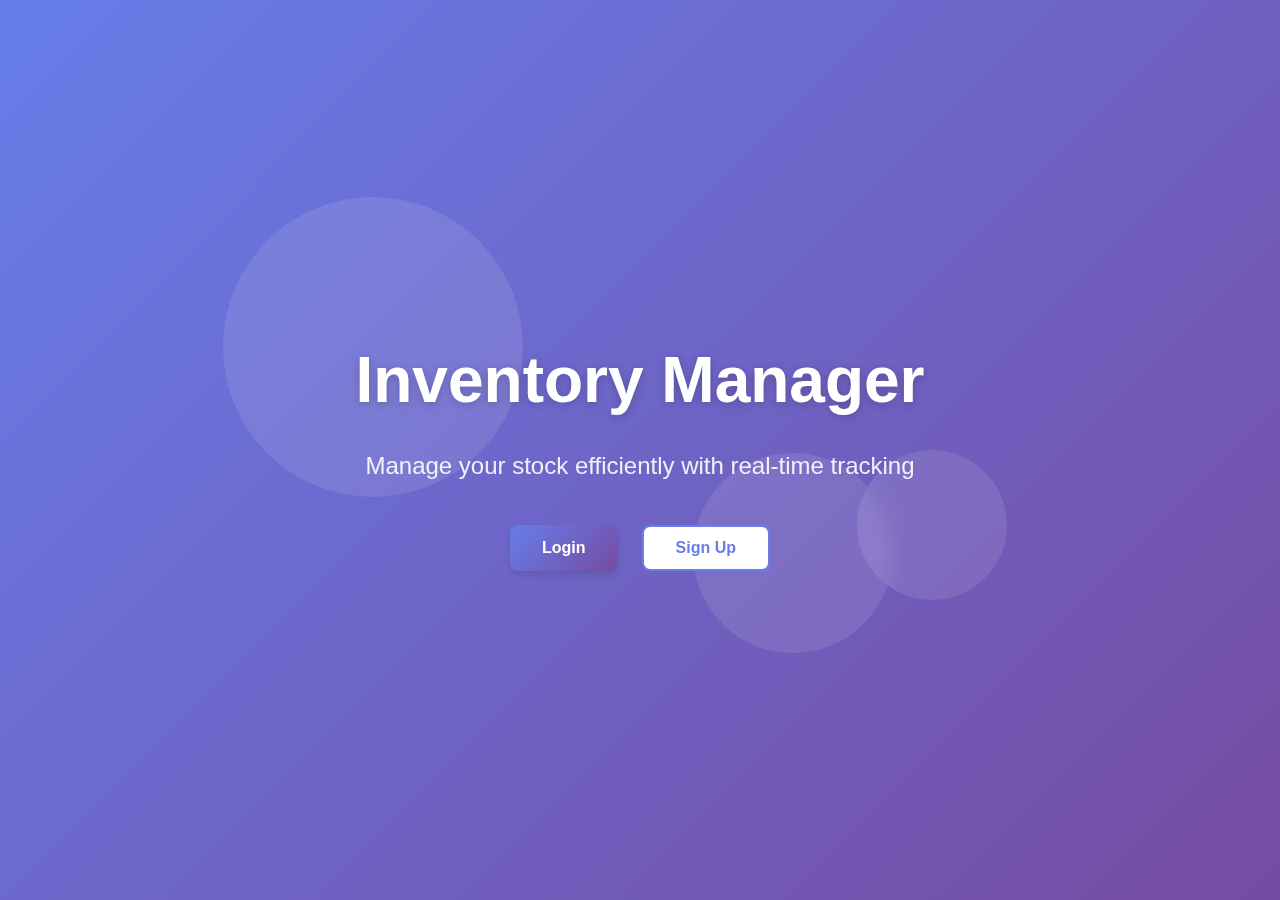
<file: frontend/index.html>
<!DOCTYPE html>
<html lang="en">
<head>
    <meta charset="UTF-8">
    <meta name="viewport" content="width=device-width, initial-scale=1.0">
    <title>Inventory Manager</title>
    <link rel="stylesheet" href="css/style.css">
</head>
<body class="landing-page">
    <div class="landing-container">
        <div class="hero-content fade-in">
            <h1 class="hero-title">Inventory Manager</h1>
            <p class="hero-subtitle">Manage your stock efficiently with real-time tracking</p>
            <div class="hero-buttons">
                <button class="btn btn-primary" onclick="window.location.href='login.html'">
                    Login
                </button>
                <button class="btn btn-secondary" onclick="window.location.href='signup.html'">
                    Sign Up
                </button>
            </div>
        </div>
        <div class="hero-decoration">
            <div class="circle circle-1"></div>
            <div class="circle circle-2"></div>
            <div class="circle circle-3"></div>
        </div>
    </div>
</body>
</html>
</file>
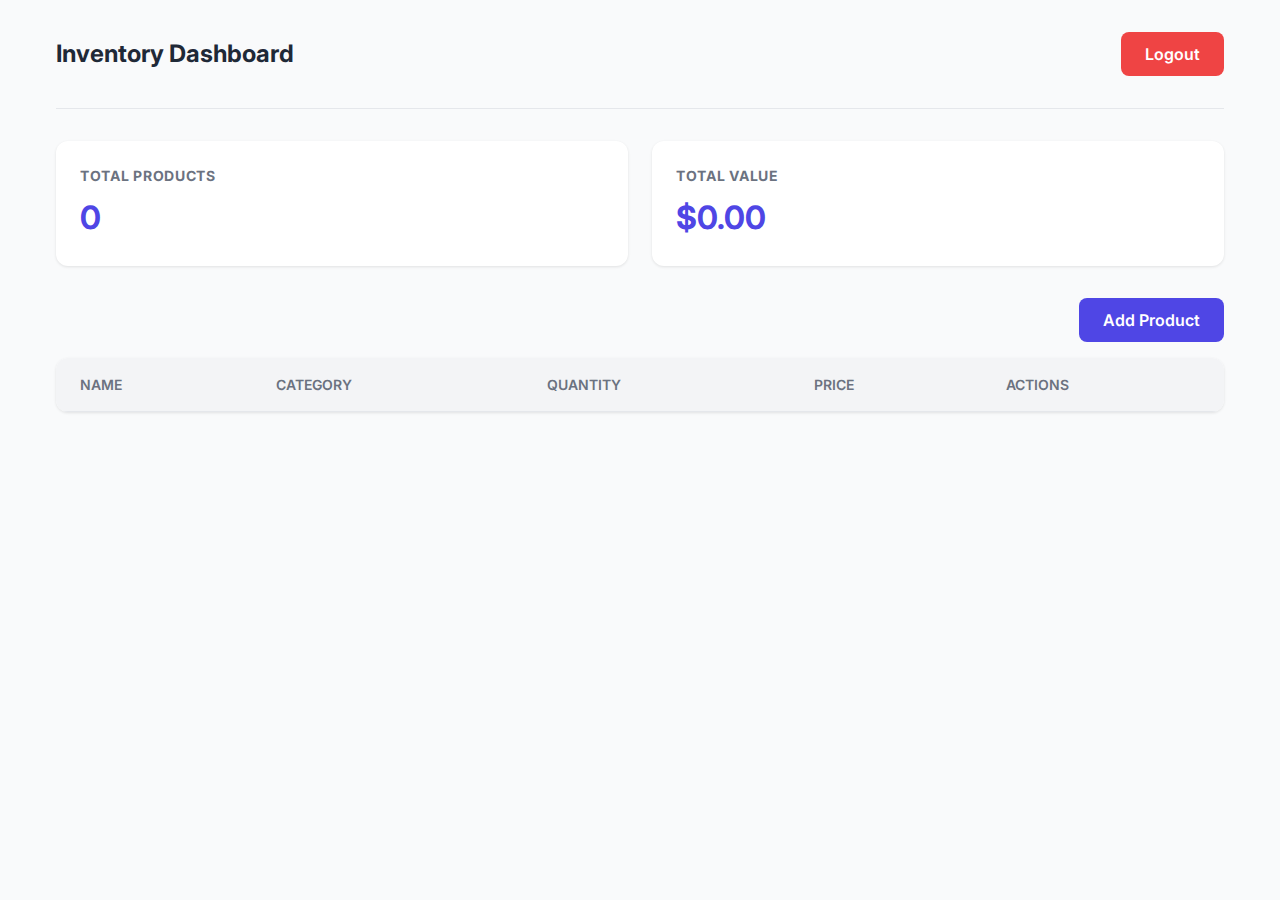
<file: dashboard.html>
<!DOCTYPE html>
<html lang="en">

<head>
    <meta charset="UTF-8">
    <meta name="viewport" content="width=device-width, initial-scale=1.0">
    <title>Dashboard - Stock Pilot</title>
    <link rel="stylesheet" href="styles.css">
    <link rel="preconnect" href="https://fonts.googleapis.com">
    <link rel="preconnect" href="https://fonts.gstatic.com" crossorigin>
    <link href="https://fonts.googleapis.com/css2?family=Inter:wght@400;500;600;700&display=swap" rel="stylesheet">
</head>

<body>
    <div class="container fade-in">
        <header class="dashboard-header">
            <h2>Inventory Dashboard</h2>
            <button id="logoutBtn" class="btn btn-danger">Logout</button>
        </header>

        <div class="stats-grid">
            <div class="stat-card">
                <h3>Total Products</h3>
                <p id="totalProducts">0</p>
            </div>
            <div class="stat-card">
                <h3>Total Value</h3>
                <p id="totalValue">$0.00</p>
            </div>
        </div>

        <div style="margin-bottom: 1rem; display: flex; justify-content: flex-end;">
            <button id="addProductBtn" class="btn btn-primary">Add Product</button>
        </div>

        <div class="table-container">
            <table>
                <thead>
                    <tr>
                        <th>Name</th>
                        <th>Category</th>
                        <th>Quantity</th>
                        <th>Price</th>
                        <th>Actions</th>
                    </tr>
                </thead>
                <tbody id="productTableBody">
                    <!-- Products will be inserted here -->
                </tbody>
            </table>
        </div>
    </div>

    <!-- Add/Edit Product Modal -->
    <div id="productModal" class="modal">
        <div class="modal-content">
            <div class="modal-header">
                <h3 id="modalTitle">Add Product</h3>
                <button class="close-btn" id="closeModal">&times;</button>
            </div>
            <form id="productForm">
                <input type="hidden" id="productId">
                <div class="form-group">
                    <label for="productName">Name</label>
                    <input type="text" id="productName" required>
                </div>
                <div class="form-group">
                    <label for="productCategory">Category</label>
                    <input type="text" id="productCategory" required>
                </div>
                <div class="form-group">
                    <label for="productQuantity">Quantity</label>
                    <input type="number" id="productQuantity" required min="0">
                </div>
                <div class="form-group">
                    <label for="productPrice">Price</label>
                    <input type="number" id="productPrice" required min="0" step="0.01">
                </div>
                <div style="display: flex; justify-content: flex-end; gap: 1rem; margin-top: 2rem;">
                    <button type="button" class="btn" style="background: #e5e7eb;" id="cancelModal">Cancel</button>
                    <button type="submit" class="btn btn-primary">Save</button>
                </div>
            </form>
        </div>
    </div>

    <script src="script.js"></script>
</body>

</html>
</file>
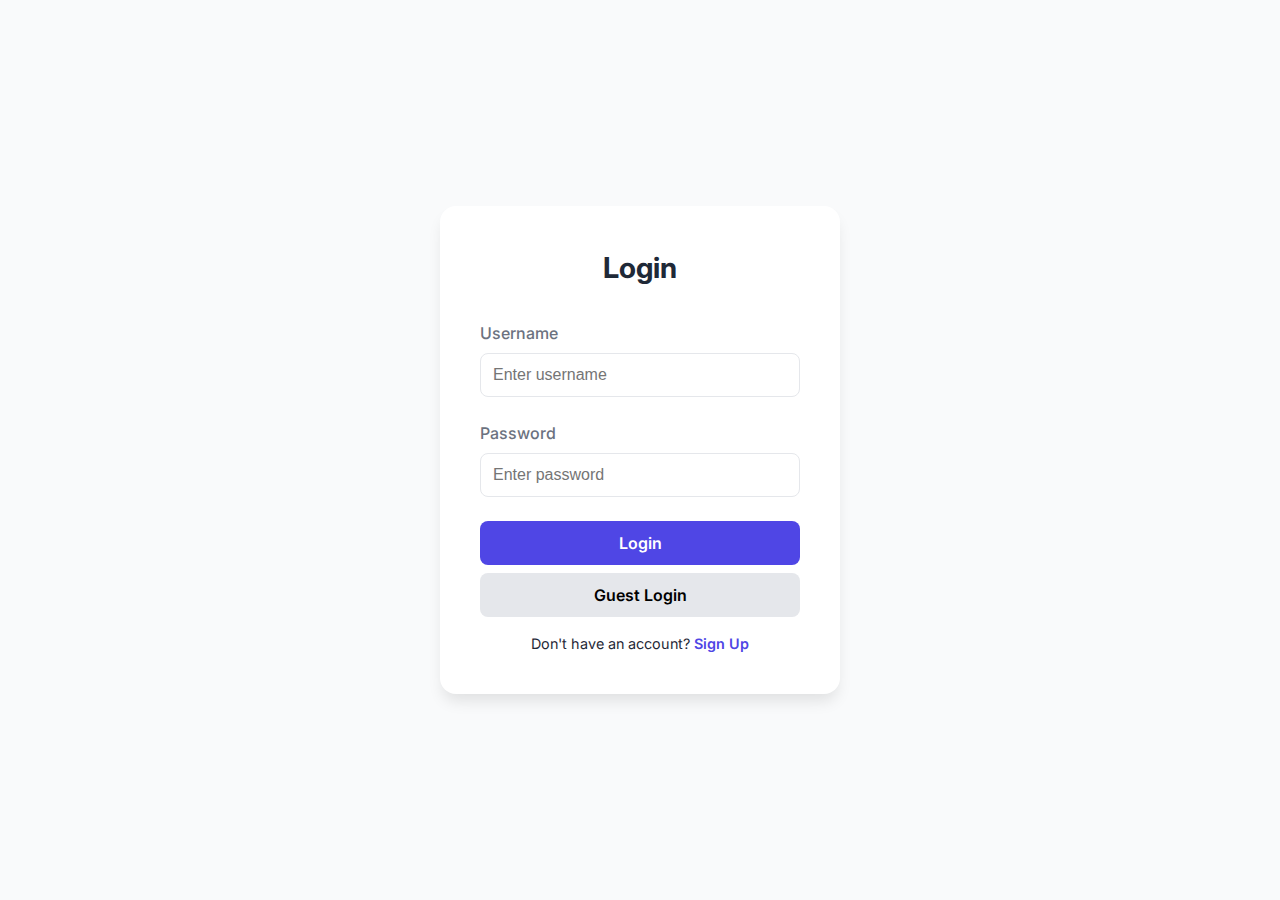
<file: login.html>
<!DOCTYPE html>
<html lang="en">

<head>
    <meta charset="UTF-8">
    <meta name="viewport" content="width=device-width, initial-scale=1.0">
    <title>Login - Stock Pilot</title>
    <link rel="stylesheet" href="styles.css">
    <link rel="preconnect" href="https://fonts.googleapis.com">
    <link rel="preconnect" href="https://fonts.gstatic.com" crossorigin>
    <link href="https://fonts.googleapis.com/css2?family=Inter:wght@400;500;600;700&display=swap" rel="stylesheet">
</head>

<body>
    <div class="login-container fade-in">
        <div class="login-card">
            <h2>Login</h2>
            <form id="loginForm">
                <div class="form-group">
                    <label for="username">Username</label>
                    <input type="text" id="username" name="username" required placeholder="Enter username">
                </div>
                <div class="form-group">
                    <label for="password">Password</label>
                    <input type="password" id="password" name="password" required placeholder="Enter password">
                </div>
                <button type="submit" class="btn btn-primary" style="width: 100%">Login</button>
                <button type="button" id="guestLoginBtn" class="btn"
                    style="width: 100%; margin-top: 0.5rem; background-color: #e5e7eb;">Guest Login</button>
                <p id="loginError"
                    style="color: var(--danger-color); margin-top: 1rem; text-align: center; display: none;"></p>
                <p style="text-align: center; margin-top: 1rem; font-size: 0.9rem;">
                    <span>Don't have an account?</span>
                    <a href="signup.html" style="color: var(--primary-color); font-weight: 600;">Sign Up</a>
                </p>
            </form>
        </div>
    </div>
    <script src="script.js"></script>
</body>

</html>
</file>
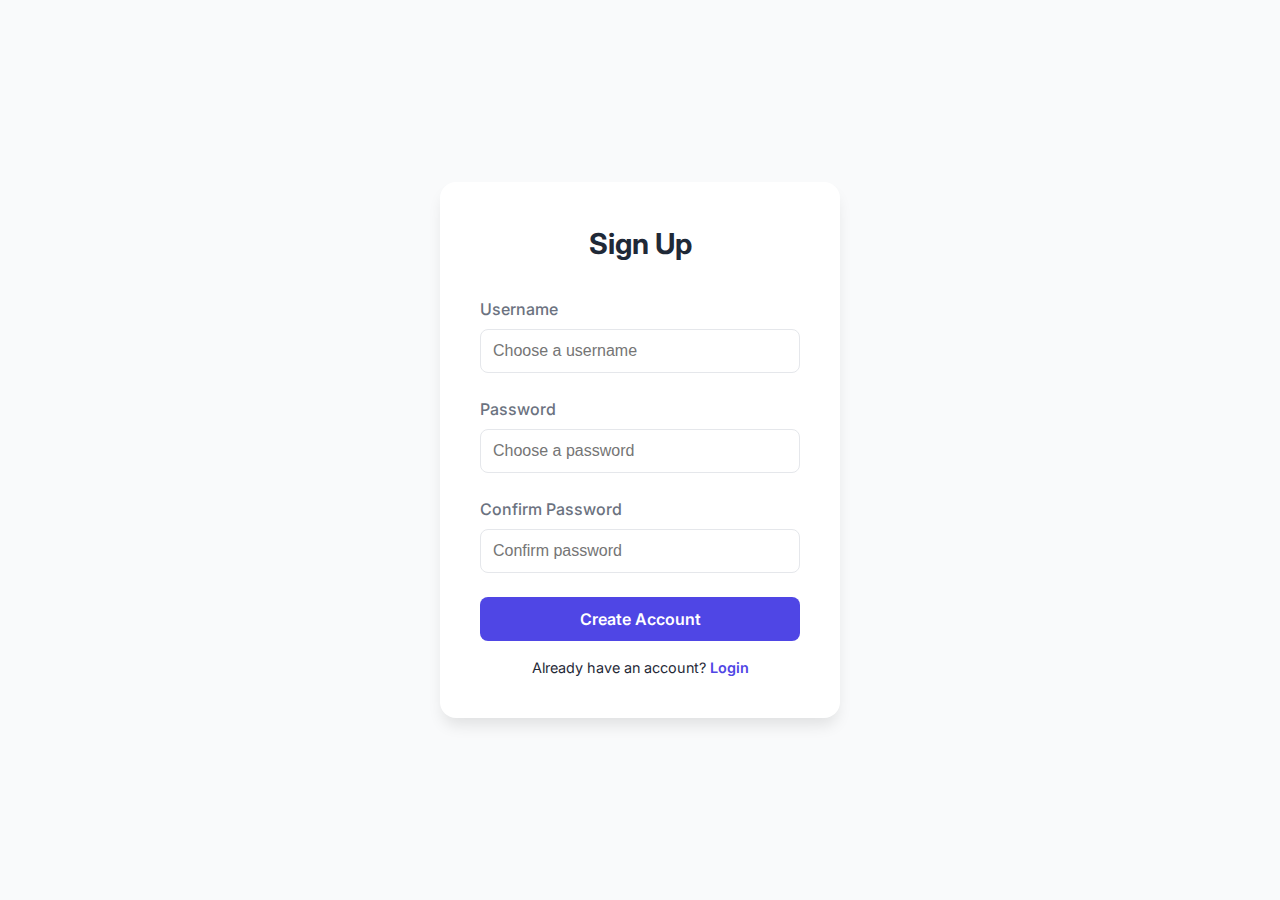
<file: signup.html>
<!DOCTYPE html>
<html lang="en">

<head>
    <meta charset="UTF-8">
    <meta name="viewport" content="width=device-width, initial-scale=1.0">
    <title>Sign Up - Stock Pilot</title>
    <link rel="stylesheet" href="styles.css">
    <link rel="preconnect" href="https://fonts.googleapis.com">
    <link rel="preconnect" href="https://fonts.gstatic.com" crossorigin>
    <link href="https://fonts.googleapis.com/css2?family=Inter:wght@400;500;600;700&display=swap" rel="stylesheet">
</head>

<body>
    <div class="login-container fade-in">
        <div class="login-card">
            <h2>Sign Up</h2>
            <form id="signupForm">
                <div class="form-group">
                    <label for="username">Username</label>
                    <input type="text" id="username" name="username" required placeholder="Choose a username">
                </div>
                <div class="form-group">
                    <label for="password">Password</label>
                    <input type="password" id="password" name="password" required placeholder="Choose a password">
                </div>
                <div class="form-group">
                    <label for="confirmPassword">Confirm Password</label>
                    <input type="password" id="confirmPassword" name="confirmPassword" required
                        placeholder="Confirm password">
                </div>
                <button type="submit" class="btn btn-primary" style="width: 100%">Create Account</button>
                <p id="signupError"
                    style="color: var(--danger-color); margin-top: 1rem; text-align: center; display: none;"></p>
                <p style="text-align: center; margin-top: 1rem; font-size: 0.9rem;">
                    <span>Already have an account?</span>
                    <a href="login.html" style="color: var(--primary-color); font-weight: 600;">Login</a>
                </p>
            </form>
        </div>
    </div>
    <script src="script.js"></script>
</body>

</html>
</file>
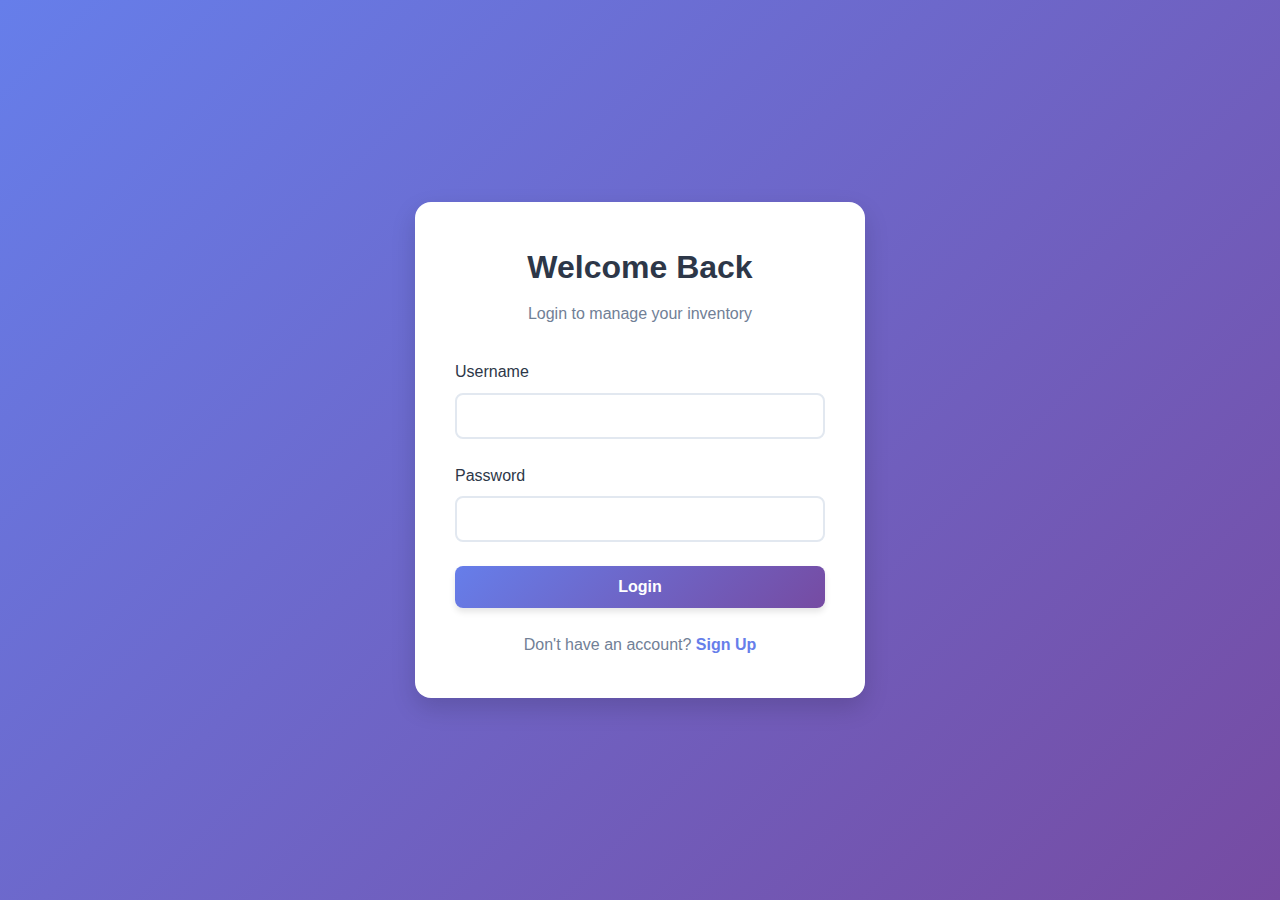
<file: frontend/dashboard.html>
<!DOCTYPE html>
<html lang="en">

<head>
    <meta charset="UTF-8">
    <meta name="viewport" content="width=device-width, initial-scale=1.0">
    <title>Dashboard - Inventory Manager</title>
    <link rel="stylesheet" href="css/style.css">
</head>

<body class="dashboard-page">
    <div class="dashboard-container">
        <header class="dashboard-header">
            <h1>Inventory Dashboard</h1>
            <button id="logoutBtn" class="btn btn-logout">Logout</button>
        </header>

        <div class="dashboard-content">
            <!-- Add Item Section -->
            <section class="card add-item-section">
                <h2>Add New Item</h2>
                <form id="addItemForm" class="item-form">
                    <div class="form-row">
                        <div class="form-group">
                            <label for="itemName">Name</label>
                            <input type="text" id="itemName" name="name" required>
                        </div>

                        <div class="form-group">
                            <label for="itemQuantity">Quantity</label>
                            <input type="number" id="itemQuantity" name="quantity" min="0" required>
                        </div>

                        <div class="form-group">
                            <label for="itemPrice">Price</label>
                            <input type="number" id="itemPrice" name="price" step="0.01" min="0" required>
                        </div>
                    </div>

                    <button type="submit" class="btn btn-primary">Add Item</button>
                </form>
            </section>

            <!-- Search Section -->
            <section class="card search-section">
                <div class="search-bar">
                    <input type="text" id="searchInput" placeholder="Search items by name...">
                    <button id="searchBtn" class="btn btn-secondary">Search</button>
                    <button id="clearSearchBtn" class="btn btn-outline">Clear</button>
                </div>
            </section>

            <!-- Items Table Section -->
            <section class="card items-section">
                <h2>Inventory Items</h2>
                <div class="table-container">
                    <table id="itemsTable">
                        <thead>
                            <tr>
                                <th>ID</th>
                                <th>Name</th>
                                <th>Quantity</th>
                                <th>Price</th>
                                <th>Actions</th>
                            </tr>
                        </thead>
                        <tbody id="itemsTableBody">
                            <!-- Items will be loaded here -->
                        </tbody>
                    </table>
                </div>
                <div id="loadingMessage" class="loading-message hidden">Loading...</div>
                <div id="emptyMessage" class="empty-message hidden">No items found</div>
            </section>
        </div>
    </div>

    <!-- Edit Modal -->
    <div id="editModal" class="modal hidden">
        <div class="modal-content">
            <div class="modal-header">
                <h2>Edit Item</h2>
                <button class="modal-close" onclick="closeEditModal()">&times;</button>
            </div>
            <form id="editItemForm">
                <input type="hidden" id="editItemId">

                <div class="form-group">
                    <label for="editItemName">Name</label>
                    <input type="text" id="editItemName" name="name" required>
                </div>

                <div class="form-group">
                    <label for="editItemQuantity">Quantity</label>
                    <input type="number" id="editItemQuantity" name="quantity" min="0" required>
                </div>

                <div class="form-group">
                    <label for="editItemPrice">Price</label>
                    <input type="number" id="editItemPrice" name="price" step="0.01" min="0" required>
                </div>

                <div class="modal-actions">
                    <button type="button" class="btn btn-outline" onclick="closeEditModal()">Cancel</button>
                    <button type="submit" class="btn btn-primary">Update</button>
                </div>
            </form>
        </div>
    </div>

    <script src="js/auth.js?v=fixed202512040300"></script>
    <script src="js/dashboard.js?v=fixed202512040300"></script>
</body>

</html>
</file>
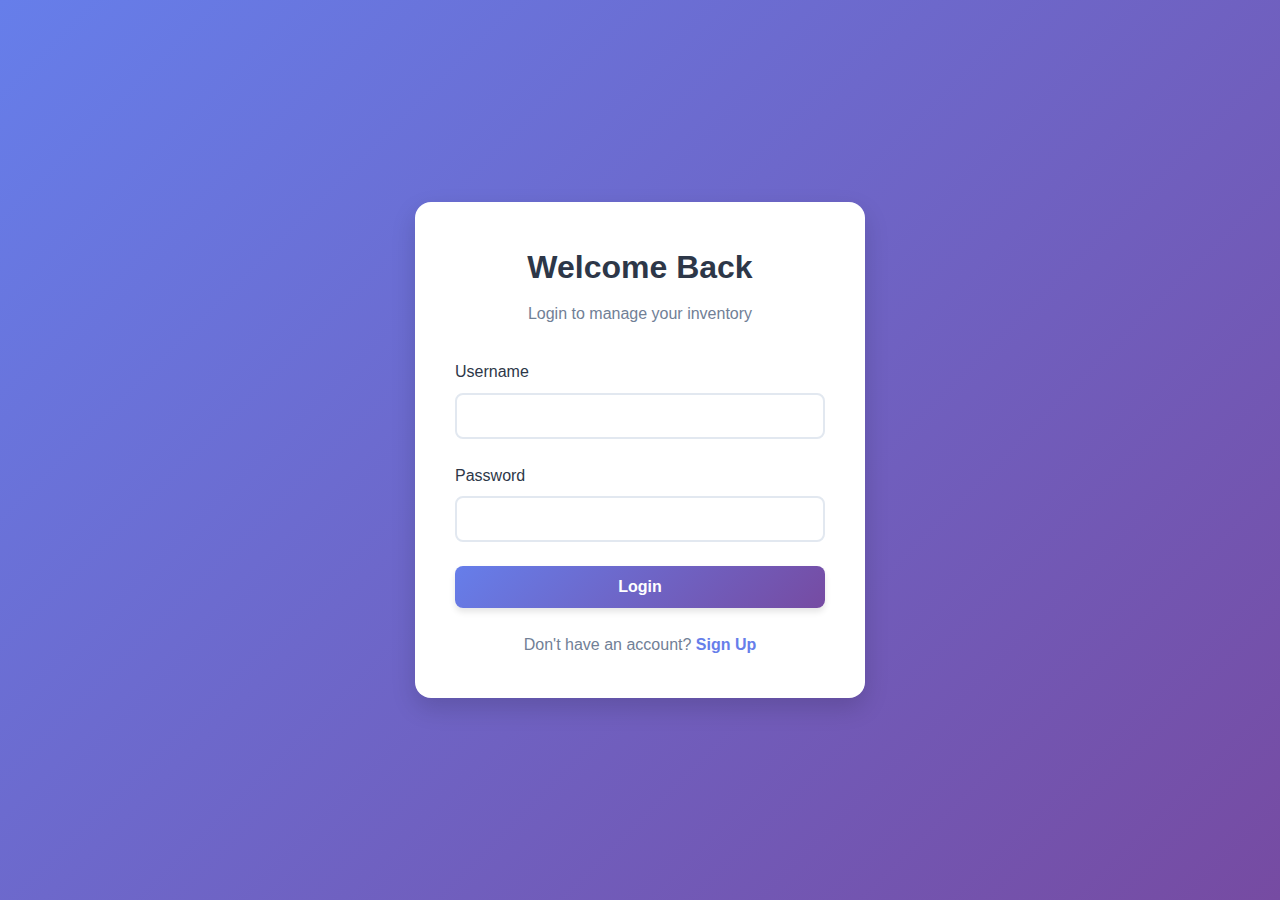
<file: frontend/login.html>
<!DOCTYPE html>
<html lang="en">

<head>
    <meta charset="UTF-8">
    <meta name="viewport" content="width=device-width, initial-scale=1.0">
    <title>Login - Inventory Manager</title>
    <link rel="stylesheet" href="css/style.css">
</head>

<body class="auth-page">
    <div class="auth-container fade-in">
        <div class="auth-card">
            <h1 class="auth-title">Welcome Back</h1>
            <p class="auth-subtitle">Login to manage your inventory</p>

            <form id="loginForm" class="auth-form">
                <div class="form-group">
                    <label for="username">Username</label>
                    <input type="text" id="username" name="username" required autocomplete="username">
                </div>

                <div class="form-group">
                    <label for="password">Password</label>
                    <input type="password" id="password" name="password" required autocomplete="current-password">
                </div>

                <div id="errorMessage" class="error-message hidden"></div>

                <button type="submit" class="btn btn-primary btn-full">
                    Login
                </button>
            </form>

            <p class="auth-footer">
                Don't have an account?
                <a href="signup.html" class="auth-link">Sign Up</a>
            </p>
        </div>
    </div>

    <script src="js/login.js"></script>
</body>

</html>
</file>
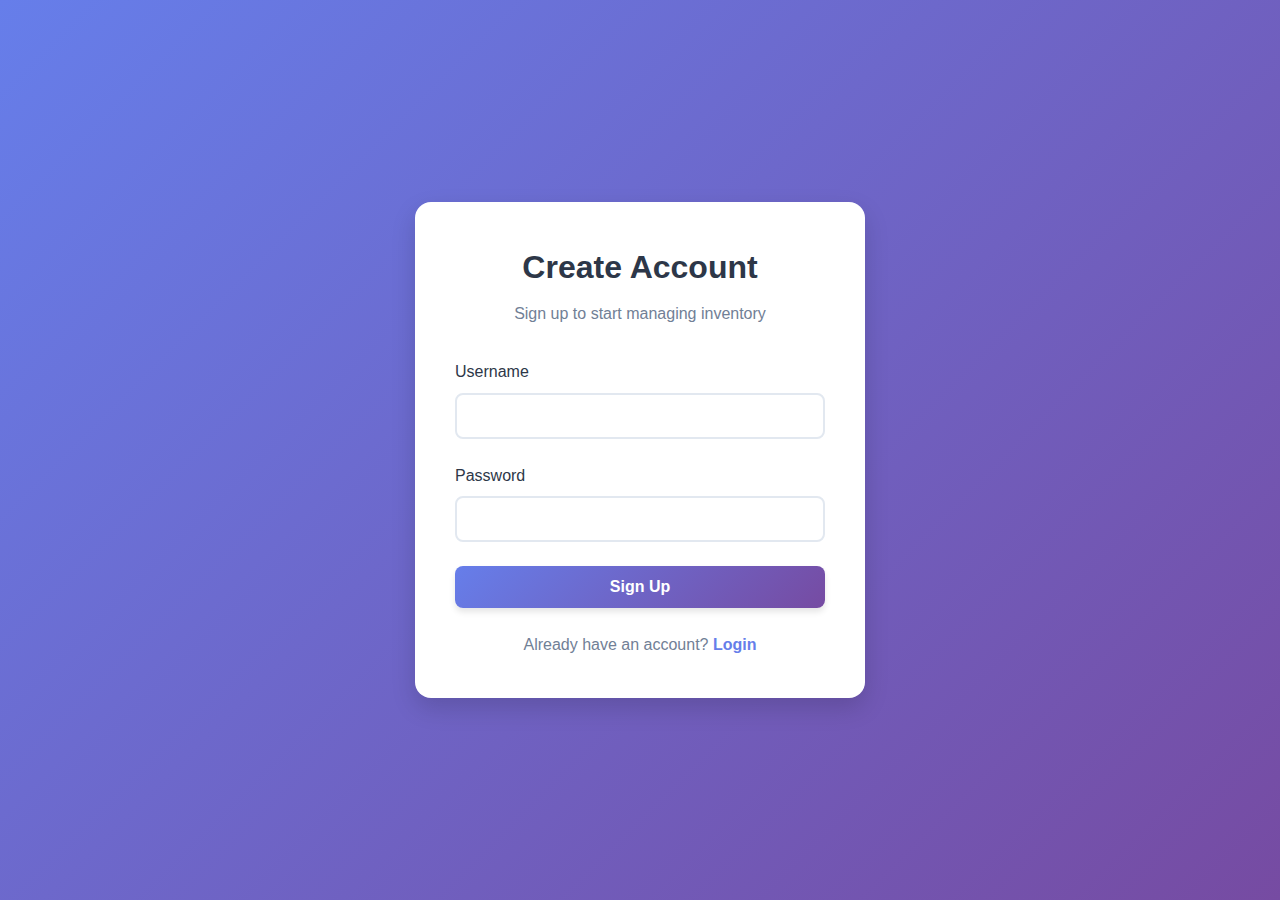
<file: frontend/signup.html>
<!DOCTYPE html>
<html lang="en">

<head>
    <meta charset="UTF-8">
    <meta name="viewport" content="width=device-width, initial-scale=1.0">
    <title>Sign Up - Inventory Manager</title>
    <link rel="stylesheet" href="css/style.css">
</head>

<body class="auth-page">
    <div class="auth-container fade-in">
        <div class="auth-card">
            <h1 class="auth-title">Create Account</h1>
            <p class="auth-subtitle">Sign up to start managing inventory</p>

            <form id="signupForm" class="auth-form">
                <div class="form-group">
                    <label for="username">Username</label>
                    <input type="text" id="username" name="username" required autocomplete="username">
                </div>

                <div class="form-group">
                    <label for="password">Password</label>
                    <input type="password" id="password" name="password" required autocomplete="new-password">
                </div>

                <div id="errorMessage" class="error-message hidden"></div>
                <div id="successMessage" class="success-message hidden"></div>

                <button type="submit" class="btn btn-primary btn-full">
                    Sign Up
                </button>
            </form>

            <p class="auth-footer">
                Already have an account?
                <a href="login.html" class="auth-link">Login</a>
            </p>
        </div>
    </div>

    <script src="js/signup.js"></script>
</body>

</html>
</file>
<file: frontend/css/style.css>
/* ===== Global Styles ===== */
* {
    margin: 0;
    padding: 0;
    box-sizing: border-box;
}

:root {
    --primary-color: #667eea;
    --primary-dark: #5568d3;
    --secondary-color: #764ba2;
    --success-color: #48bb78;
    --danger-color: #f56565;
    --text-dark: #2d3748;
    --text-light: #718096;
    --bg-light: #f7fafc;
    --bg-white: #ffffff;
    --border-color: #e2e8f0;
    --shadow: 0 4px 6px rgba(0, 0, 0, 0.1);
    --shadow-lg: 0 10px 25px rgba(0, 0, 0, 0.15);
}

body {
    font-family: -apple-system, BlinkMacSystemFont, 'Segoe UI', Roboto, 'Helvetica Neue', Arial, sans-serif;
    color: var(--text-dark);
    background: linear-gradient(135deg, #667eea 0%, #764ba2 100%);
    min-height: 100vh;
    line-height: 1.6;
}

/* ===== Animations ===== */
@keyframes fadeIn {
    from {
        opacity: 0;
        transform: translateY(20px);
    }
    to {
        opacity: 1;
        transform: translateY(0);
    }
}

@keyframes slideIn {
    from {
        opacity: 0;
        transform: translateX(-20px);
    }
    to {
        opacity: 1;
        transform: translateX(0);
    }
}

@keyframes float {
    0%, 100% {
        transform: translateY(0px);
    }
    50% {
        transform: translateY(-20px);
    }
}

.fade-in {
    animation: fadeIn 0.6s ease-out;
}

/* ===== Landing Page ===== */
.landing-page {
    display: flex;
    align-items: center;
    justify-content: center;
    overflow: hidden;
}

.landing-container {
    text-align: center;
    position: relative;
    z-index: 1;
}

.hero-content {
    padding: 2rem;
}

.hero-title {
    font-size: 4rem;
    font-weight: 700;
    color: white;
    margin-bottom: 1rem;
    text-shadow: 0 2px 10px rgba(0, 0, 0, 0.2);
}

.hero-subtitle {
    font-size: 1.5rem;
    color: rgba(255, 255, 255, 0.9);
    margin-bottom: 2.5rem;
}

.hero-buttons {
    display: flex;
    gap: 1.5rem;
    justify-content: center;
    flex-wrap: wrap;
}

.hero-decoration {
    position: absolute;
    top: 0;
    left: 0;
    width: 100%;
    height: 100%;
    pointer-events: none;
    z-index: -1;
}

.circle {
    position: absolute;
    border-radius: 50%;
    background: rgba(255, 255, 255, 0.1);
    backdrop-filter: blur(10px);
}

.circle-1 {
    width: 300px;
    height: 300px;
    top: -100px;
    left: -100px;
    animation: float 6s ease-in-out infinite;
}

.circle-2 {
    width: 200px;
    height: 200px;
    bottom: -50px;
    right: 10%;
    animation: float 8s ease-in-out infinite;
    animation-delay: 1s;
}

.circle-3 {
    width: 150px;
    height: 150px;
    top: 50%;
    right: -50px;
    animation: float 7s ease-in-out infinite;
    animation-delay: 2s;
}

/* ===== Auth Pages ===== */
.auth-page {
    display: flex;
    align-items: center;
    justify-content: center;
    min-height: 100vh;
    padding: 2rem;
}

.auth-container {
    width: 100%;
    max-width: 450px;
}

.auth-card {
    background: var(--bg-white);
    border-radius: 16px;
    padding: 2.5rem;
    box-shadow: var(--shadow-lg);
}

.auth-title {
    font-size: 2rem;
    font-weight: 700;
    color: var(--text-dark);
    margin-bottom: 0.5rem;
    text-align: center;
}

.auth-subtitle {
    color: var(--text-light);
    text-align: center;
    margin-bottom: 2rem;
}

.auth-form {
    margin-bottom: 1.5rem;
}

.auth-footer {
    text-align: center;
    color: var(--text-light);
}

.auth-link {
    color: var(--primary-color);
    text-decoration: none;
    font-weight: 600;
    transition: color 0.3s;
}

.auth-link:hover {
    color: var(--primary-dark);
}

/* ===== Form Elements ===== */
.form-group {
    margin-bottom: 1.5rem;
}

.form-group label {
    display: block;
    margin-bottom: 0.5rem;
    color: var(--text-dark);
    font-weight: 500;
}

.form-group input {
    width: 100%;
    padding: 0.75rem 1rem;
    border: 2px solid var(--border-color);
    border-radius: 8px;
    font-size: 1rem;
    transition: all 0.3s;
    background: var(--bg-white);
}

.form-group input:focus {
    outline: none;
    border-color: var(--primary-color);
    box-shadow: 0 0 0 3px rgba(102, 126, 234, 0.1);
}

.form-row {
    display: grid;
    grid-template-columns: repeat(auto-fit, minmax(150px, 1fr));
    gap: 1rem;
}

/* ===== Buttons ===== */
.btn {
    padding: 0.75rem 2rem;
    border: none;
    border-radius: 8px;
    font-size: 1rem;
    font-weight: 600;
    cursor: pointer;
    transition: all 0.3s;
    display: inline-block;
    text-align: center;
}

.btn-primary {
    background: linear-gradient(135deg, var(--primary-color), var(--secondary-color));
    color: white;
    box-shadow: var(--shadow);
}

.btn-primary:hover {
    transform: translateY(-2px);
    box-shadow: var(--shadow-lg);
}

.btn-primary:active {
    transform: translateY(0);
}

.btn-secondary {
    background: white;
    color: var(--primary-color);
    border: 2px solid var(--primary-color);
}

.btn-secondary:hover {
    background: var(--primary-color);
    color: white;
    transform: translateY(-2px);
}

.btn-outline {
    background: transparent;
    color: var(--text-dark);
    border: 2px solid var(--border-color);
}

.btn-outline:hover {
    border-color: var(--primary-color);
    color: var(--primary-color);
}

.btn-full {
    width: 100%;
}

.btn-logout {
    background: transparent;
    color: white;
    border: 2px solid white;
    padding: 0.5rem 1.5rem;
}

.btn-logout:hover {
    background: white;
    color: var(--primary-color);
}

.btn-edit {
    background: #4299e1;
    color: white;
    padding: 0.4rem 1rem;
    font-size: 0.875rem;
}

.btn-edit:hover {
    background: #3182ce;
}

.btn-delete {
    background: var(--danger-color);
    color: white;
    padding: 0.4rem 1rem;
    font-size: 0.875rem;
}

.btn-delete:hover {
    background: #e53e3e;
}

/* ===== Messages ===== */
.error-message,
.success-message {
    padding: 0.75rem 1rem;
    border-radius: 8px;
    margin-bottom: 1rem;
    font-weight: 500;
}

.error-message {
    background: #fed7d7;
    color: #c53030;
    border: 1px solid #fc8181;
}

.success-message {
    background: #c6f6d5;
    color: #22543d;
    border: 1px solid #68d391;
}

.hidden {
    display: none !important;
}

/* ===== Dashboard ===== */
.dashboard-page {
    background: var(--bg-light);
    min-height: 100vh;
}

.dashboard-container {
    max-width: 1200px;
    margin: 0 auto;
    padding: 2rem;
}

.dashboard-header {
    background: linear-gradient(135deg, var(--primary-color), var(--secondary-color));
    color: white;
    padding: 1.5rem 2rem;
    border-radius: 12px;
    margin-bottom: 2rem;
    display: flex;
    justify-content: space-between;
    align-items: center;
    box-shadow: var(--shadow);
}

.dashboard-header h1 {
    font-size: 1.75rem;
    font-weight: 700;
}

.dashboard-content {
    display: flex;
    flex-direction: column;
    gap: 2rem;
}

.card {
    background: var(--bg-white);
    border-radius: 12px;
    padding: 2rem;
    box-shadow: var(--shadow);
    animation: fadeIn 0.5s ease-out;
}

.card h2 {
    font-size: 1.5rem;
    margin-bottom: 1.5rem;
    color: var(--text-dark);
}

/* ===== Search Bar ===== */
.search-bar {
    display: flex;
    gap: 1rem;
    flex-wrap: wrap;
}

.search-bar input {
    flex: 1;
    min-width: 200px;
    padding: 0.75rem 1rem;
    border: 2px solid var(--border-color);
    border-radius: 8px;
    font-size: 1rem;
}

.search-bar input:focus {
    outline: none;
    border-color: var(--primary-color);
}

/* ===== Table ===== */
.table-container {
    overflow-x: auto;
}

table {
    width: 100%;
    border-collapse: collapse;
}

thead {
    background: var(--bg-light);
}

th {
    padding: 1rem;
    text-align: left;
    font-weight: 600;
    color: var(--text-dark);
    border-bottom: 2px solid var(--border-color);
}

tbody tr {
    border-bottom: 1px solid var(--border-color);
    transition: background 0.2s;
}

tbody tr:hover {
    background: var(--bg-light);
}

td {
    padding: 1rem;
    color: var(--text-dark);
    animation: slideIn 0.3s ease-out;
}

td .btn {
    margin-right: 0.5rem;
}

.loading-message,
.empty-message {
    text-align: center;
    color: var(--text-light);
    padding: 2rem;
    font-size: 1.1rem;
}

/* ===== Modal ===== */
.modal {
    position: fixed;
    top: 0;
    left: 0;
    width: 100%;
    height: 100%;
    background: rgba(0, 0, 0, 0.5);
    display: flex;
    align-items: center;
    justify-content: center;
    z-index: 1000;
    animation: fadeIn 0.3s ease-out;
}

.modal-content {
    background: var(--bg-white);
    border-radius: 12px;
    width: 90%;
    max-width: 500px;
    max-height: 90vh;
    overflow-y: auto;
    box-shadow: var(--shadow-lg);
    animation: fadeIn 0.3s ease-out;
}

.modal-header {
    display: flex;
    justify-content: space-between;
    align-items: center;
    padding: 1.5rem 2rem;
    border-bottom: 1px solid var(--border-color);
}

.modal-header h2 {
    margin: 0;
    font-size: 1.5rem;
}

.modal-close {
    background: none;
    border: none;
    font-size: 2rem;
    cursor: pointer;
    color: var(--text-light);
    line-height: 1;
    padding: 0;
    width: 30px;
    height: 30px;
    display: flex;
    align-items: center;
    justify-content: center;
    transition: color 0.3s;
}

.modal-close:hover {
    color: var(--text-dark);
}

.modal-content form {
    padding: 2rem;
}

.modal-actions {
    display: flex;
    gap: 1rem;
    justify-content: flex-end;
    margin-top: 1.5rem;
}

/* ===== Responsive ===== */
@media (max-width: 768px) {
    .hero-title {
        font-size: 2.5rem;
    }
    
    .hero-subtitle {
        font-size: 1.2rem;
    }
    
    .dashboard-header {
        flex-direction: column;
        gap: 1rem;
        text-align: center;
    }
    
    .form-row {
        grid-template-columns: 1fr;
    }
    
    .search-bar {
        flex-direction: column;
    }
    
    .search-bar input {
        width: 100%;
    }
    
    table {
        font-size: 0.875rem;
    }
    
    th, td {
        padding: 0.75rem 0.5rem;
    }
}
</file>
<file: styles.css>
/* Global Styles */
:root {
    --primary-color: #4f46e5; /* Indigo 600 */
    --primary-hover: #4338ca; /* Indigo 700 */
    --bg-color: #f9fafb; /* Gray 50 */
    --card-bg: #ffffff;
    --text-color: #1f2937; /* Gray 800 */
    --text-light: #6b7280; /* Gray 500 */
    --border-color: #e5e7eb; /* Gray 200 */
    --danger-color: #ef4444; /* Red 500 */
    --success-color: #10b981; /* Emerald 500 */
    --font-family: 'Inter', system-ui, -apple-system, sans-serif;
}

* {
    margin: 0;
    padding: 0;
    box-sizing: border-box;
}

body {
    font-family: var(--font-family);
    background-color: var(--bg-color);
    color: var(--text-color);
    line-height: 1.5;
    -webkit-font-smoothing: antialiased;
}

a {
    text-decoration: none;
    color: inherit;
}

button {
    cursor: pointer;
    font-family: inherit;
}

/* Utilities */
.container {
    max-width: 1200px;
    margin: 0 auto;
    padding: 0 1rem;
}

.btn {
    display: inline-block;
    padding: 0.75rem 1.5rem;
    border-radius: 0.5rem;
    font-weight: 600;
    transition: all 0.2s ease;
    border: none;
    font-size: 1rem;
}

.btn-primary {
    background-color: var(--primary-color);
    color: white;
}

.btn-primary:hover {
    background-color: var(--primary-hover);
    transform: translateY(-1px);
    box-shadow: 0 4px 6px -1px rgba(0, 0, 0, 0.1), 0 2px 4px -1px rgba(0, 0, 0, 0.06);
}

.btn-danger {
    background-color: var(--danger-color);
    color: white;
}

.btn-danger:hover {
    opacity: 0.9;
}

.hidden {
    display: none !important;
}

/* Animations */
@keyframes fadeIn {
    from { opacity: 0; transform: translateY(10px); }
    to { opacity: 1; transform: translateY(0); }
}

.fade-in {
    animation: fadeIn 0.5s ease-out forwards;
}

/* Landing Page */
.hero {
    height: 100vh;
    display: flex;
    flex-direction: column;
    justify-content: center;
    align-items: center;
    text-align: center;
    padding: 2rem;
}

.hero h1 {
    font-size: 3.5rem;
    font-weight: 800;
    margin-bottom: 1rem;
    background: linear-gradient(to right, var(--primary-color), #818cf8);
    -webkit-background-clip: text;
    -webkit-text-fill-color: transparent;
}

.hero p {
    font-size: 1.25rem;
    color: var(--text-light);
    margin-bottom: 2rem;
    max-width: 600px;
}

/* Login Page */
.login-container {
    height: 100vh;
    display: flex;
    justify-content: center;
    align-items: center;
}

.login-card {
    background: var(--card-bg);
    padding: 2.5rem;
    border-radius: 1rem;
    box-shadow: 0 10px 15px -3px rgba(0, 0, 0, 0.1);
    width: 100%;
    max-width: 400px;
}

.login-card h2 {
    text-align: center;
    margin-bottom: 2rem;
    font-size: 1.8rem;
}

.form-group {
    margin-bottom: 1.5rem;
}

.form-group label {
    display: block;
    margin-bottom: 0.5rem;
    font-weight: 500;
    color: var(--text-light);
}

.form-group input {
    width: 100%;
    padding: 0.75rem;
    border: 1px solid var(--border-color);
    border-radius: 0.5rem;
    font-size: 1rem;
    transition: border-color 0.2s;
}

.form-group input:focus {
    outline: none;
    border-color: var(--primary-color);
    box-shadow: 0 0 0 3px rgba(79, 70, 229, 0.1);
}

/* Dashboard */
.dashboard-header {
    display: flex;
    justify-content: space-between;
    align-items: center;
    padding: 2rem 0;
    margin-bottom: 2rem;
    border-bottom: 1px solid var(--border-color);
}

.stats-grid {
    display: grid;
    grid-template-columns: repeat(auto-fit, minmax(200px, 1fr));
    gap: 1.5rem;
    margin-bottom: 2rem;
}

.stat-card {
    background: var(--card-bg);
    padding: 1.5rem;
    border-radius: 0.75rem;
    box-shadow: 0 1px 3px rgba(0, 0, 0, 0.1);
}

.stat-card h3 {
    font-size: 0.875rem;
    color: var(--text-light);
    text-transform: uppercase;
    letter-spacing: 0.05em;
}

.stat-card p {
    font-size: 2rem;
    font-weight: 700;
    margin-top: 0.5rem;
    color: var(--primary-color);
}

.table-container {
    background: var(--card-bg);
    border-radius: 0.75rem;
    box-shadow: 0 1px 3px rgba(0, 0, 0, 0.1);
    overflow: hidden;
}

table {
    width: 100%;
    border-collapse: collapse;
}

th, td {
    padding: 1rem 1.5rem;
    text-align: left;
    border-bottom: 1px solid var(--border-color);
}

th {
    background-color: #f3f4f6;
    font-weight: 600;
    color: var(--text-light);
    font-size: 0.875rem;
    text-transform: uppercase;
}

tr:last-child td {
    border-bottom: none;
}

tr:hover {
    background-color: #f9fafb;
}

.actions {
    display: flex;
    gap: 0.5rem;
}

.btn-sm {
    padding: 0.4rem 0.8rem;
    font-size: 0.875rem;
}

.btn-edit {
    background-color: #f59e0b; /* Amber 500 */
    color: white;
}

/* Modal */
.modal {
    position: fixed;
    top: 0;
    left: 0;
    width: 100%;
    height: 100%;
    background-color: rgba(0, 0, 0, 0.5);
    display: flex;
    justify-content: center;
    align-items: center;
    z-index: 1000;
    opacity: 0;
    pointer-events: none;
    transition: opacity 0.2s;
}

.modal.active {
    opacity: 1;
    pointer-events: all;
}

.modal-content {
    background: var(--card-bg);
    padding: 2rem;
    border-radius: 1rem;
    width: 100%;
    max-width: 500px;
    transform: scale(0.95);
    transition: transform 0.2s;
}

.modal.active .modal-content {
    transform: scale(1);
}

.modal-header {
    display: flex;
    justify-content: space-between;
    align-items: center;
    margin-bottom: 1.5rem;
}

.close-btn {
    background: none;
    border: none;
    font-size: 1.5rem;
    color: var(--text-light);
    cursor: pointer;
}

.close-btn:hover {
    color: var(--text-color);
}

/* Responsive */
@media (max-width: 640px) {
    .hero h1 {
        font-size: 2.5rem;
    }
    
    .dashboard-header {
        flex-direction: column;
        gap: 1rem;
        align-items: flex-start;
    }
    
    .table-container {
        overflow-x: auto;
    }
}
</file>
